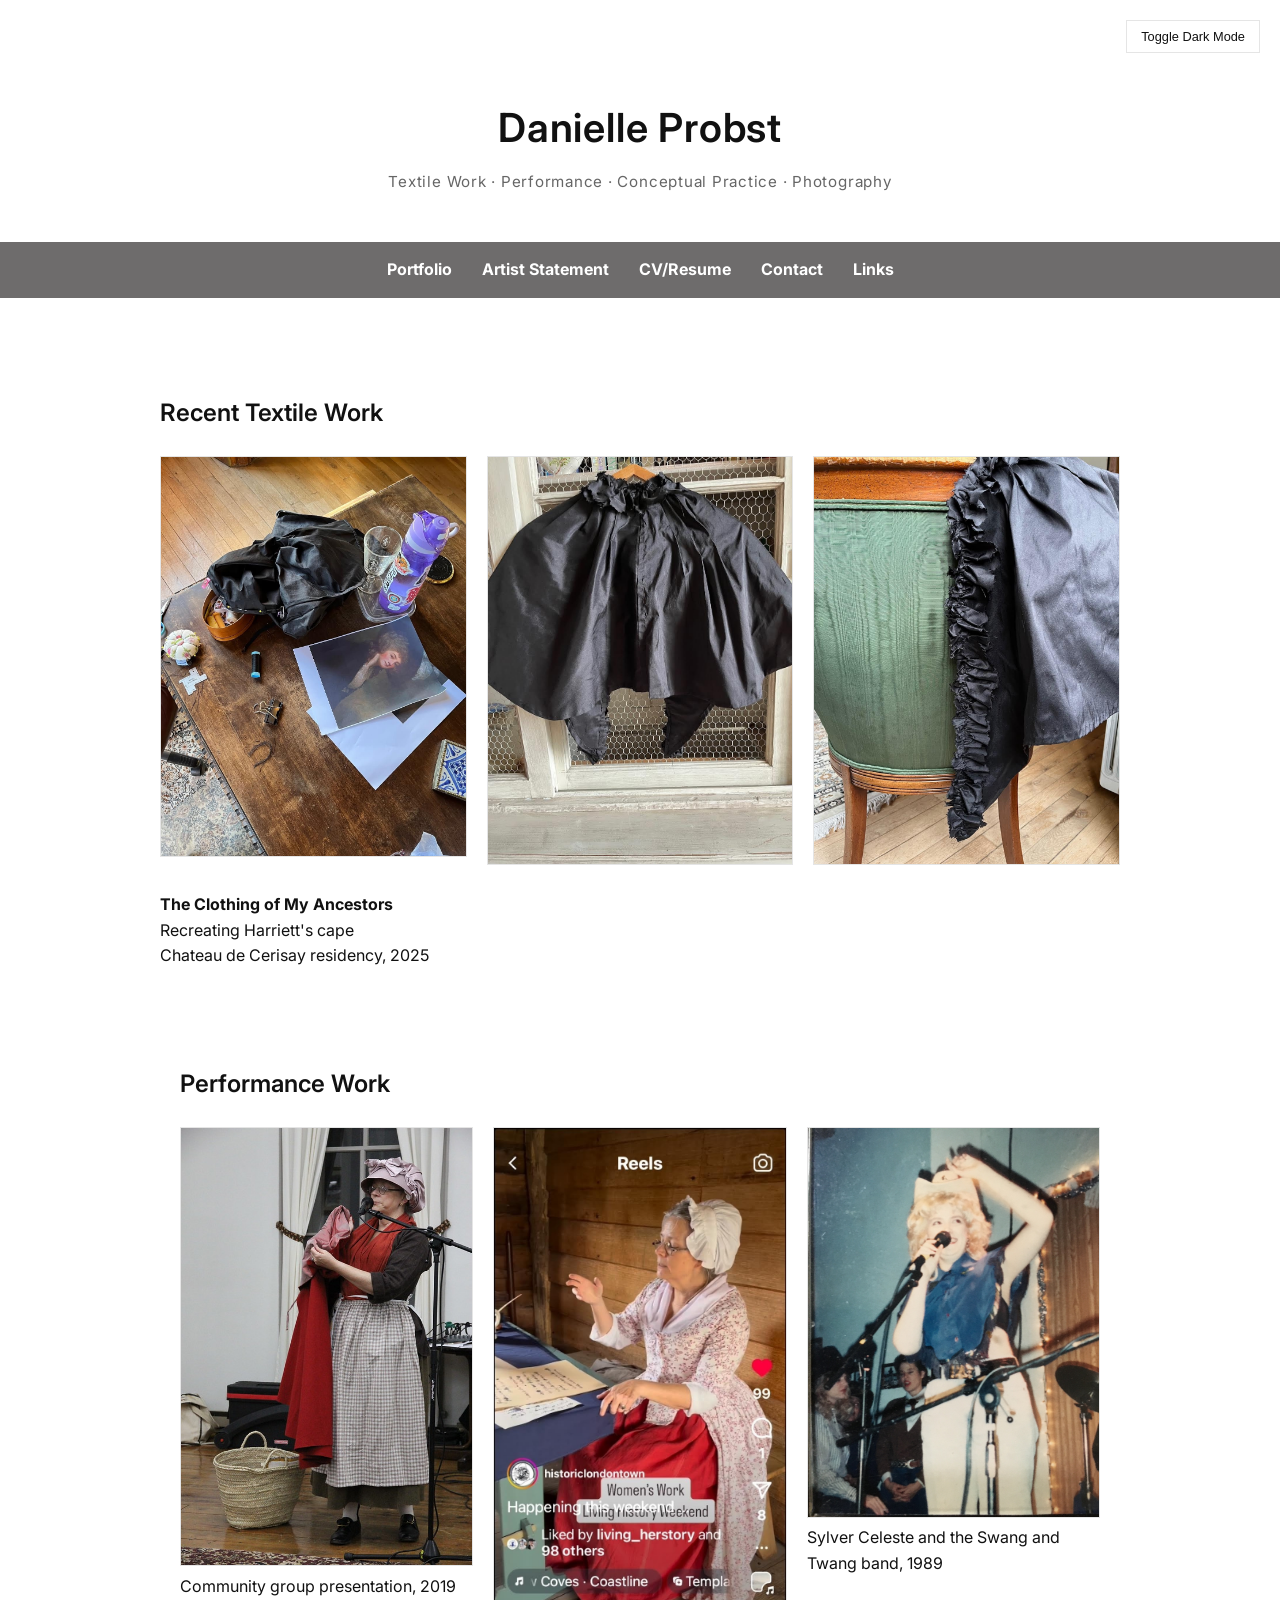
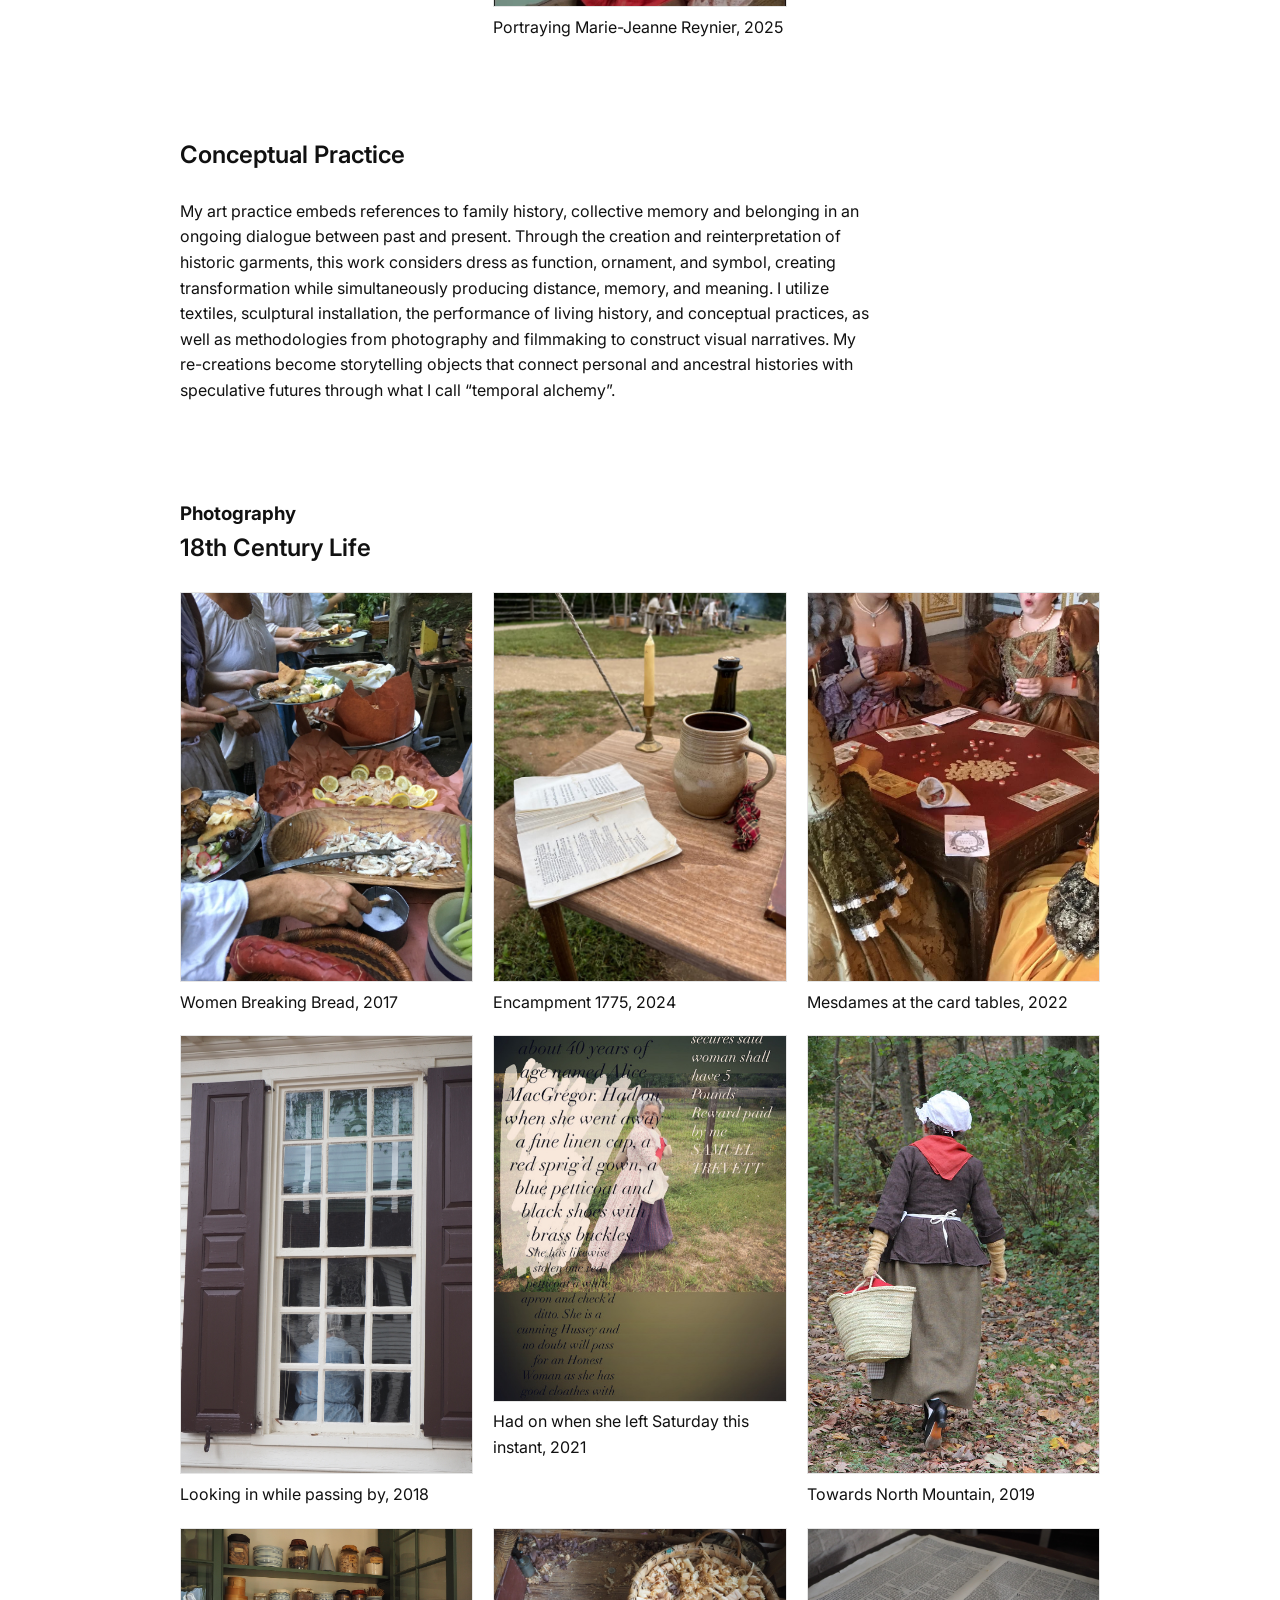
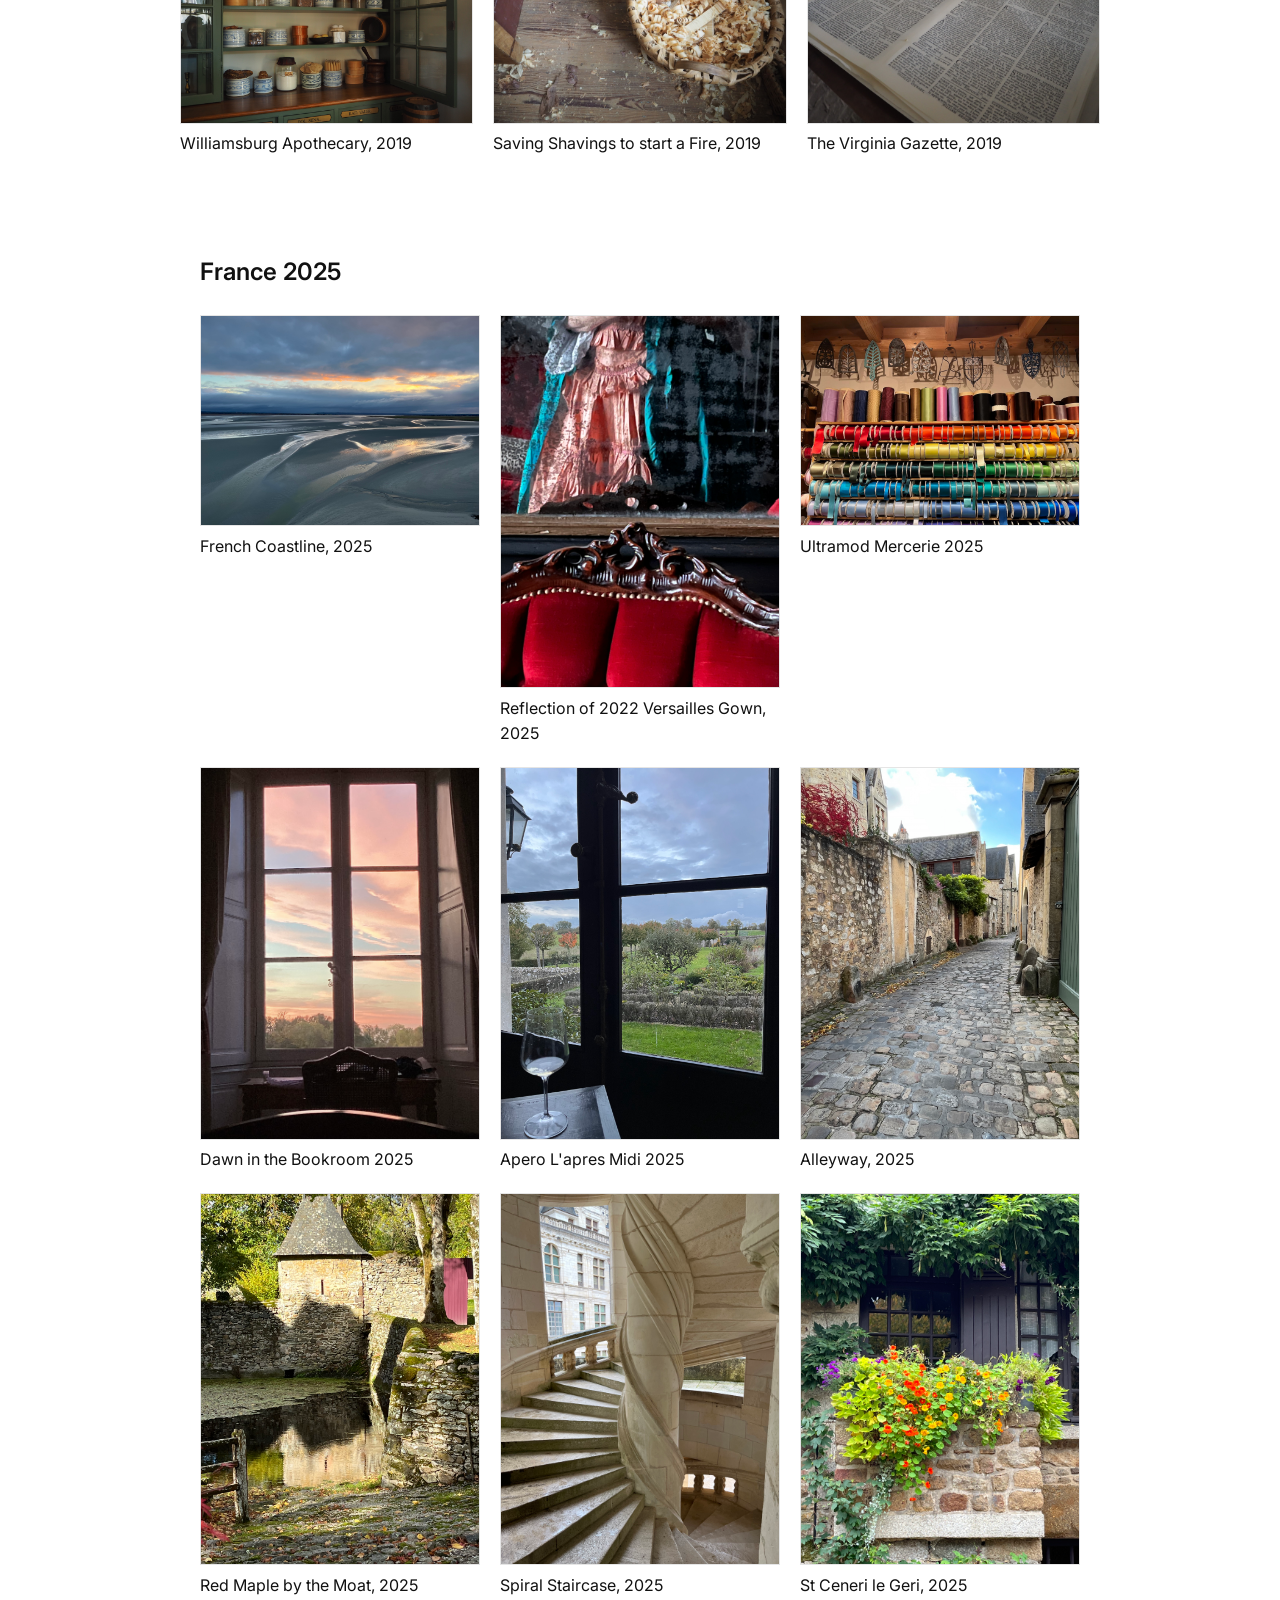
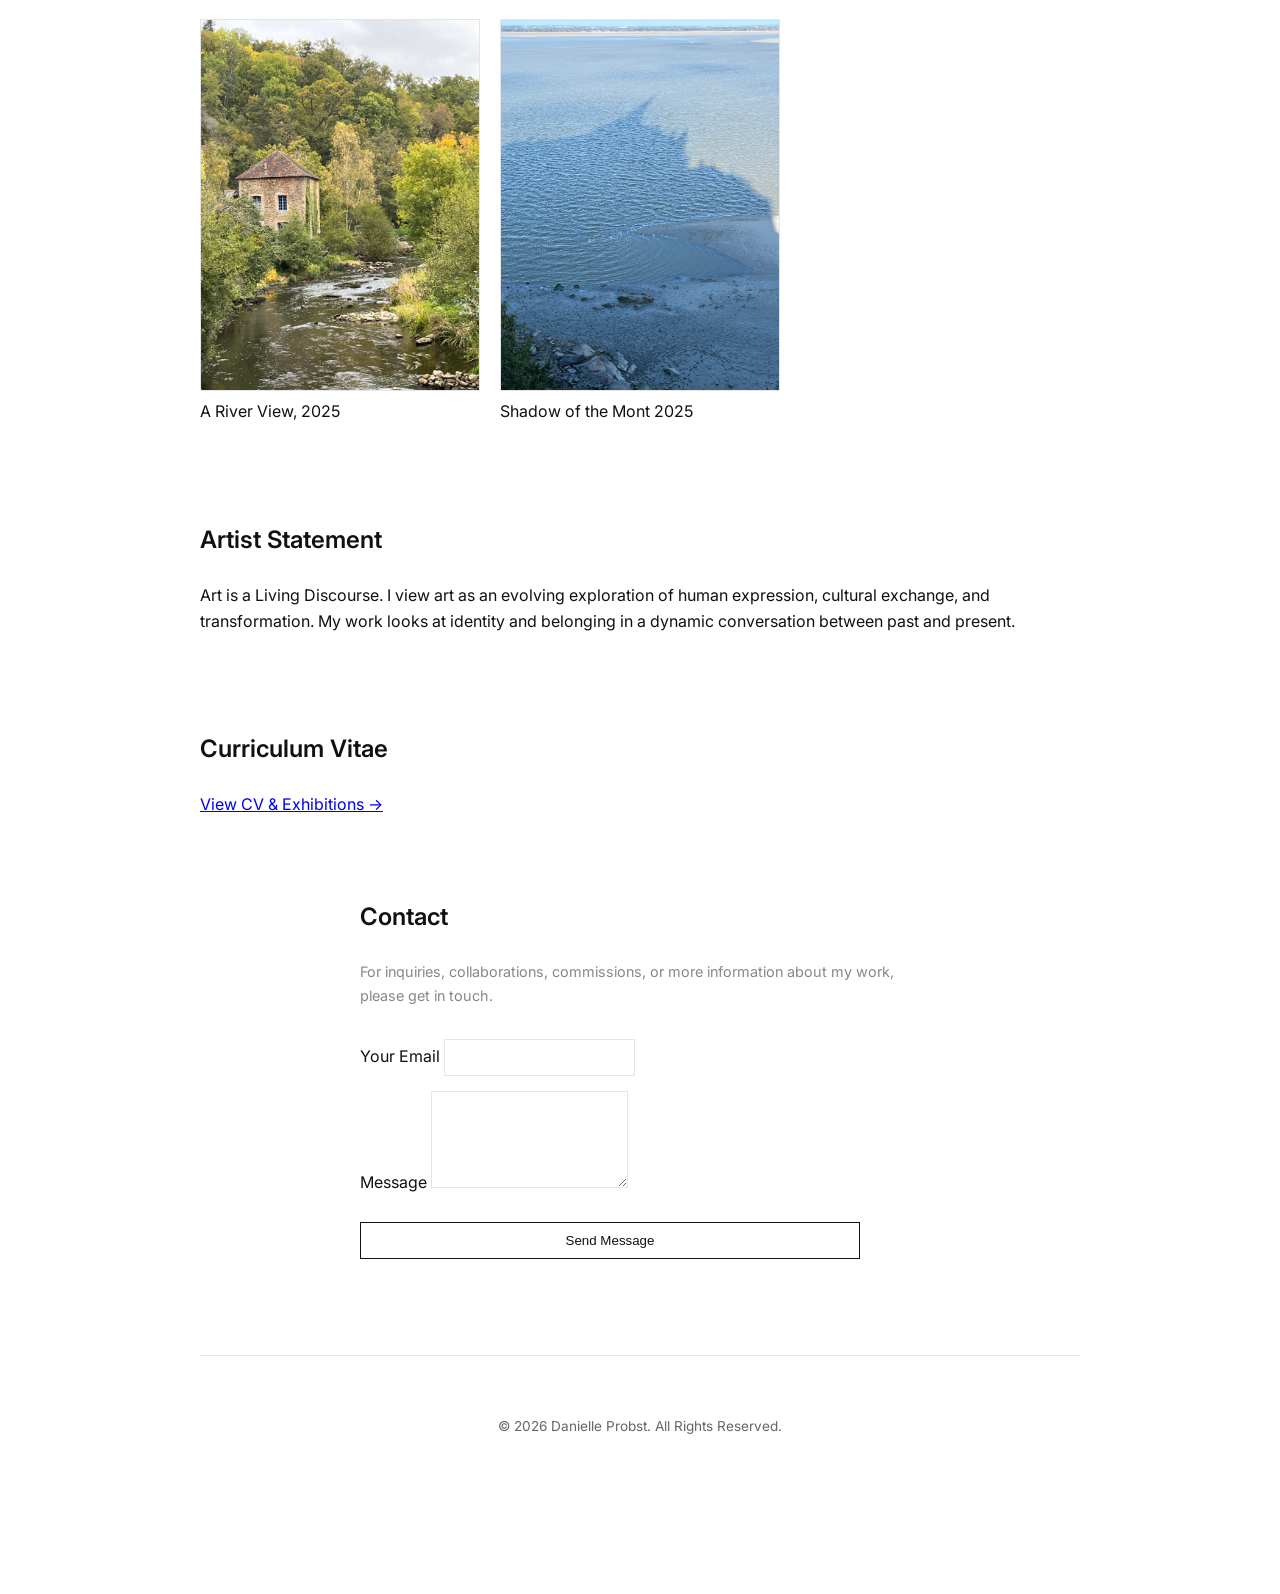
<file: index.html>
<!DOCTYPE html>
<html lang="en">
<head>
  <link rel="stylesheet" href="styles.css">
<meta charset="UTF-8">
<meta name="viewport" content="width=device-width, initial-scale=1.0">
<title>Danielle Probst – Artist Portfolio</title>

<link href="https://fonts.googleapis.com/css2?family=Inter:wght@300;400;600&display=swap" rel="stylesheet">

</head>

<body>

<button class="toggle" onclick="toggleDark()">Toggle Dark Mode</button>

<header>
  <h1>Danielle Probst</h1>
  <p class="subtitle">Textile Work · Performance · Conceptual Practice · Photography</p>
</header>
<nav>
  <ul class="nav-menu">
    <li><a href="#textile-work">Portfolio</a></li>
    <li><a href="#statement">Artist Statement</a></li>
    <li><a href="#cv">CV/Resume</a></li>
    <li><a href="#contact">Contact</a></li>
   <li><a href="links.html">Links</a></li>
  </ul>
</nav>


<section id="textile-work">
  <h2>Recent Textile Work</h2>
<div class="grid">

  <div>
    <img src="images/cape_progress.jpg"
         alt="Photograph documenting a fabric performance piece where an artist interacts with draped textiles in an open studio; figure partially visible; environment is intimate and introspective"
         onclick="openLightbox(this.src)">
</div> 
<div>
 <img src="images/cape_back.jpg"
         alt="Back view of a handmade textile cape on a dress form showing layered panels and visible hand-stitched seams; neutral gallery wall in the background; conveys quiet, tactile craftsmanship and a contemplative mood"
         onclick="openLightbox(this.src)">
</div> 
<div>
    <img src="images/cape_side.jpg"
         alt="Conceptual mixed-media textile work with layered fabric, thread and small assemblage elements arranged abstractly on wall; gallery setting with muted lighting; evokes curiosity and quiet reflection"
         onclick="openLightbox(this.src)">
</div> 
 <p class="caption">
<strong>The Clothing of My Ancestors</strong><br>
Recreating Harriett's cape <br> Chateau de Cerisay residency, 2025
</p>
 </div>
</section><section> 
<section id="performance-work">
  <h2>Performance Work</h2>

  <div class="grid">
    <div>
      <img src="images/Demo_2019.jpg" onclick="openLightbox(this.src)">
      <p class="caption">Community group presentation, 2019</p>
    </div>

    <div>
      <img src="images/education_18th_cent.jpg" onclick="openLightbox(this.src)">
      <p class="caption">Portraying Marie-Jeanne Reynier, 2025</p>
    </div>
  <div>
  <img src="images/sylver_at_judys.jpg" onclick="openLightbox(this.src)">
  <p class="caption">Sylver Celeste and the Swang and Twang band, 1989 </p>
    </div>
  </div>
</section>
<section id="conceptual-practice">
  <h2>Conceptual Practice</h2>
  <div class="text-block">
  <p>
    
My art practice embeds references to family history, collective memory and belonging in an ongoing dialogue between past and present.
Through the creation and reinterpretation of historic garments, this work considers dress as function, ornament, and symbol, creating transformation while simultaneously producing distance, memory, and meaning. 
I utilize textiles, sculptural installation, the performance of living history, and conceptual practices, as well as methodologies from photography and filmmaking to construct visual narratives. My re-creations become storytelling objects that connect personal and ancestral histories with speculative futures through what I call “temporal alchemy”.
</p> </div>
</section>
<section id=" Photography" >
  <h3>Photography</h3>
  <h2>18th Century Life</h2>
  <div class="grid">
    <div>
      <img src="images/CM_buffet_line.jpg" onclick="openLightbox(this.src)">
      <p class="caption">Women Breaking Bread, 2017</p>
    </div>
    
    <div>
      <img src="images/encampment_2025.jpg" onclick="openLightbox(this.src)">
      <p class="caption">Encampment 1775, 2024</p>
    </div>

    <div>
      <img src="images/fetes_gamblers_2022.jpg" onclick="openLightbox(this.src)">
      <p class="caption">Mesdames at the card tables, 2022</p>
    </div>
   <div>
      <img src="images/Tavern_window.jpg" onclick="openLightbox(this.src)">
      <p class="caption">Looking in while passing by, 2018</p>
    </div>
<div>
      <img src="images/Runaway_Ad.jpg" onclick="openLightbox(this.src)">
      <p class="caption">Had on when she left Saturday this instant, 2021</p>
    </div>
   <div>
      <img src="images/walk away.jpg" onclick="openLightbox(this.src)">
      <p class="caption">Towards North Mountain, 2019</p>
  </div>
  <div>
      <img src="images/CW_apothecary.jpg" onclick="openLightbox(this.src)">
      <p class="caption">Williamsburg Apothecary, 2019</p>
    </div>
    <div>
      <img src="images/wood_shavings.jpg" onclick="openLightbox(this.src)">
      <p class="caption">Saving Shavings to start a Fire, 2019</p>
    </div>
    <div>
      <img src="images/VA_gazette.jpg" onclick="openLightbox(this.src)">
      <p class="caption">The Virginia Gazette, 2019</p>
    </div>

  </div>
<section>
  <h2>France 2025</h2>

  <div class="grid">

    <div>
      <img src="images/French_Coastline_from_MSM.jpg" onclick="openLightbox(this.src)">
      <p class="caption">French Coastline, 2025</p>
    </div>

    <div>
      <img src="images/History_mirror_cerisay.jpg" onclick="openLightbox(this.src)">
      <p class="caption">Reflection of 2022 Versailles Gown, 2025</p>
    </div>
    
   <div>
      <img src="images/rainbow_ribbons.jpg" onclick="openLightbox(this.src)">
       <p class="caption">Ultramod Mercerie 2025</p>
    </div>
   
    <div>
      <img src="images/Dawn_bookroom_cerisay.jpg" onclick="openLightbox(this.src)">
      <p class="caption">Dawn in the Bookroom 2025</p>
    </div> 

    <div>
      <img src="images/Back_garden_cerisay.jpg" onclick="openLightbox(this.src)">
      <p class="caption">Apero L'apres Midi 2025</p>
    </div>

   
    <div>
      <img src="images/Alleyway_LeMans.jpg" onclick="openLightbox(this.src)">
      <p class="caption">Alleyway, 2025</p>
    </div>

    <div>
      <img src="images/Moat_Maple_cerisay.jpg" onclick="openLightbox(this.src)">
      <p class="caption">Red Maple by the Moat, 2025</p>
    </div>

    <div>
      <img src="images/spiral_staircase.jpg" onclick="openLightbox(this.src)">
      <p class="caption">Spiral Staircase, 2025</p>
    </div>

    <div>
      <img src="images/wall_cascading_flowers.jpg" onclick="openLightbox(this.src)">
      <p class="caption">St Ceneri le Geri, 2025</p>
    </div>

    <div>
      <img src="images/stone_house_river_view.jpg" onclick="openLightbox(this.src)">
      <p class="caption">A River View, 2025</p>
    </div> 
   
    <div>
      <img src="images/Mont_San_michele_shadow.jpg" onclick="openLightbox(this.src)">
      <p class="caption">Shadow of the Mont 2025</p>
    </div>

  </div>
</section>
<section id="statement">
  <h2>Artist Statement</h2>
 Art is a Living Discourse. I view art as an evolving exploration of human expression, cultural exchange, and transformation. My work looks at identity and belonging in a dynamic conversation between past and present.

</section>

<section id="cv">
  <h2>Curriculum Vitae</h2>
  <a href="links.html" class="nav-back">View CV & Exhibitions →</a>

<section id="contact">
  <h2>Contact</h2>

  <p class="contact-intro">
    For inquiries, collaborations, commissions, or more information about my work, please get in touch.
  </p>

  <form id="contact-form" action="https://formspree.io/f/xykddzqz" method="POST">
    <label>
      Your Email
      <input type="email" name="email" required>
    </label>

    <label>
      Message
      <textarea name="message" rows="5" required></textarea>
    </label>

    <input type="text" name="_gotcha" style="display:none">

    <button type="submit" class="contact-button">Send Message</button>

  </form>
  <p id="form-success" style="display:none; margin-top:16px;">
  Thank you — your message has been sent.
</p>
</section>

<div class="lightbox" id="lightbox">
  <span onclick="closeLightbox()">&times;</span>
  <img id="lightbox-img">
</div>

<footer>
  © 2026 Danielle Probst. All Rights Reserved.
</footer>

<script>

</body>
</html>
</file>
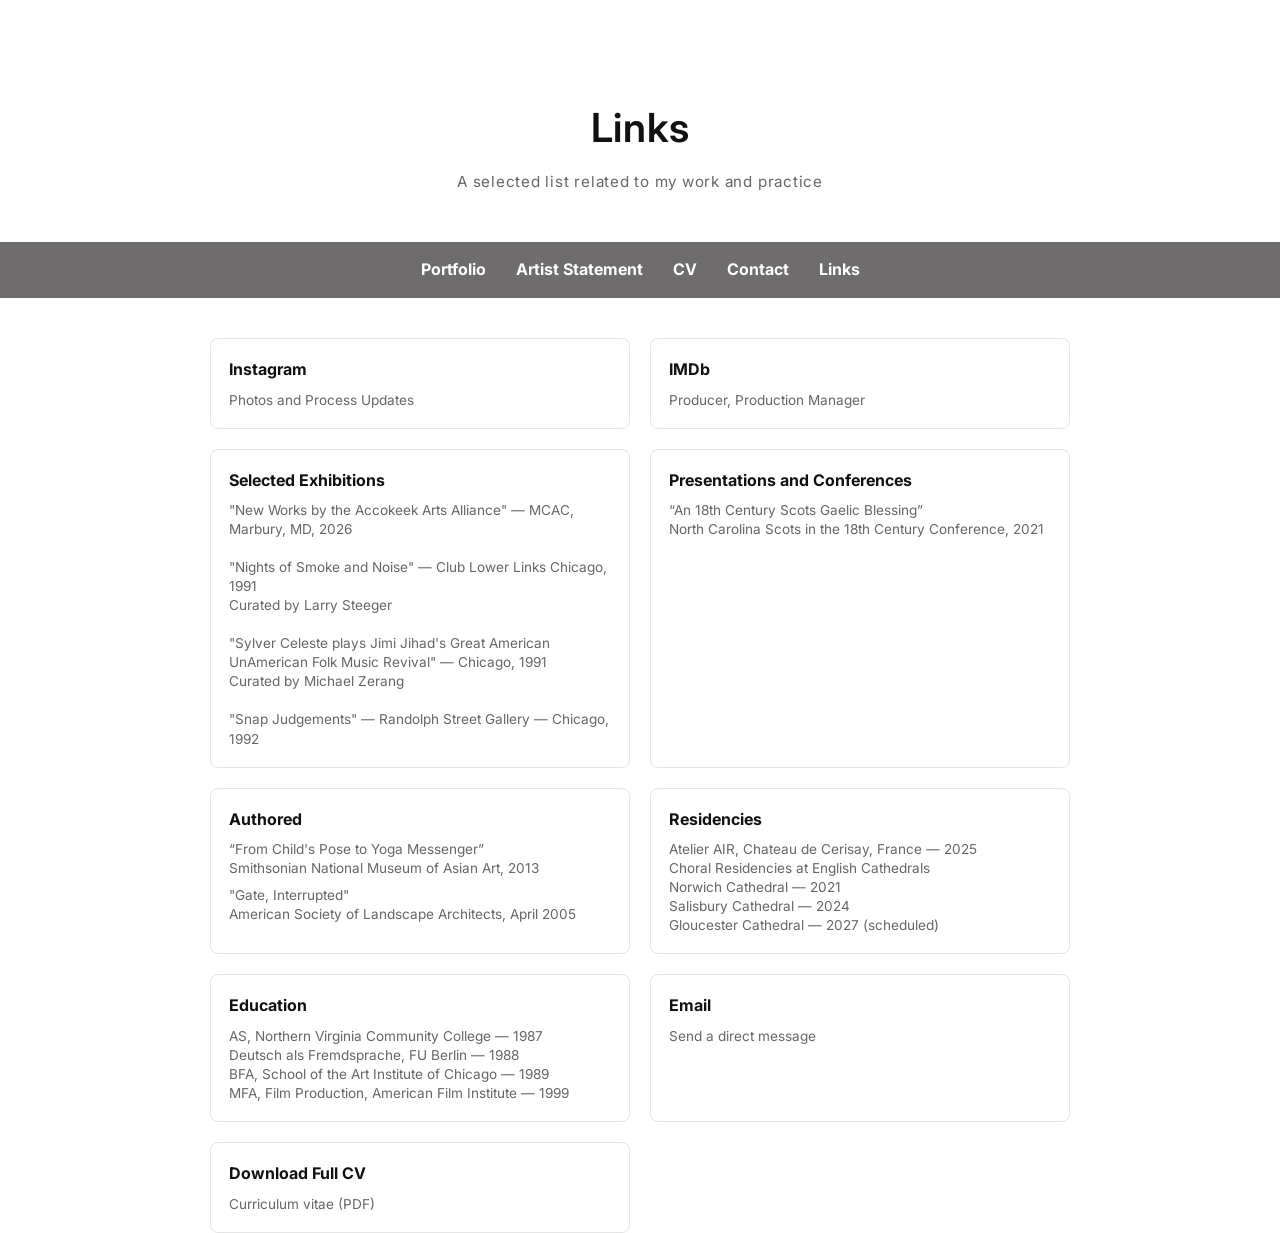
<file: links.html>
<!DOCTYPE html>
<html lang="en">

<head>
  <meta charset="UTF-8">
  <meta name="viewport" content="width=device-width, initial-scale=1.0">
  <title>Links — Danielle Probst</title>

  <!-- Fonts -->
  <link href="https://fonts.googleapis.com/css2?family=Inter:wght@300;400;600&display=swap" rel="stylesheet">

  <!-- Main CSS -->
  <link rel="stylesheet" href="styles.css">
</head>

<body>

<header>
  <h1>Links</h1>
  <p class="subtitle">A selected list related to my work and practice</p>
</header>

<nav class="top-nav">
  <ul class="nav-menu">
    <li><a href="index.html#textile-work">Portfolio</a></li>
    <li><a href="index.html#statement">Artist Statement</a></li>
    <li><a href="index.html#cv">CV</a></li>
    <li><a href="index.html#contact">Contact</a></li>
    <li><a href="links.html" class="active">Links</a></li>
  </ul>
</nav>

<main>
  <section class="links">

    <a class="card" href="https://www.instagram.com/" target="_blank">
      <strong>Instagram</strong>
      <small>Photos and Process Updates</small>
    </a>

    <a class="card" href="https://www.imdb.com/name/nm0698238/" target="_blank" rel="noopener">
      <strong>IMDb</strong>
      <small>Producer, Production Manager</small>
    </a>

    <div class="card">
      <strong>Selected Exhibitions</strong>
      <small>
        "New Works by the Accokeek Arts Alliance" — MCAC, Marbury, MD, 2026<br><br>
        "Nights of Smoke and Noise" — Club Lower Links Chicago, 1991<br>
        Curated by Larry Steeger<br><br>
        "Sylver Celeste plays Jimi Jihad's Great American UnAmerican Folk Music Revival" — Chicago, 1991<br>
        Curated by Michael Zerang<br><br>
        "Snap Judgements" — Randolph Street Gallery — Chicago, 1992
      </small>
    </div>

    <div class="card">
      <strong>Presentations and Conferences</strong>
      <small>
        “An 18th Century Scots Gaelic Blessing”<br>
        North Carolina Scots in the 18th Century Conference, 2021
      </small>
    </div>

    <div class="card">
      <strong>Authored</strong>
      <small>
        “From Child's Pose to Yoga Messenger”<br>
        Smithsonian National Museum of Asian Art, 2013
      </small>
      <small>
        "Gate, Interrupted" <br> American Society of Landscape Architects, April 2005 <br>
      </small>
    </div>

    <div class="card">
      <strong>Residencies</strong>
      <small>
        Atelier AIR, Chateau de Cerisay, France — 2025<br>
        Choral Residencies at English Cathedrals<br>
        Norwich Cathedral — 2021<br>
        Salisbury Cathedral — 2024<br>
        Gloucester Cathedral — 2027 (scheduled)
      </small>
    </div>

    <div class="card">
      <strong>Education</strong>
      <small>
        AS, Northern Virginia Community College — 1987<br>
        Deutsch als Fremdsprache, FU Berlin — 1988<br>
        BFA, School of the Art Institute of Chicago — 1989<br>
        MFA, Film Production, American Film Institute — 1999
      </small>
    </div>

    <a class="card" href="mailto:hello@danielleprobst.com">
      <strong>Email</strong>
      <small>Send a direct message</small>
    </a>

    <a class="card" href="files/CV_Danielle_Probst.pdf" target="_blank">
      <strong>Download Full CV</strong>
      <small>Curriculum vitae (PDF)</small>
    </a>

  </section>
</main>

</body>
</html>
</file>
<file: styles.css>
:root {
  --bg: #ffffff;
  --text: #111111;
  --secondary: #666666;
  --border: #e5e5e5;
  --muted: #888888;
}
:root {
  --space-xs: 6px;
  --space-sm: 12px;
  --space-md: 24px;
  --space-lg: 48px;
  --space-xl: 96px;
}
body.dark {
  --bg: #0f0f10;
  --text: #f5f5f5;
  --secondary: #aaaaaa;
  --border: #222222;
  --muted: #777777;
}
* {
  margin: 0;
  padding: 0;
  box-sizing: border-box;
}

body {
  font-family: 'Inter', sans-serif;
  background: var(--bg);
  color: var(--text);
  transition: 0.3s ease;
  line-height: 1.6;
}

/* --- Header --- */
header {
  padding: 80px 20px 60px;
  text-align: center;
}
header {
  padding: var(--space-xl) 20px var(--space-lg);
}

h1 {
  font-weight: 600;
  font-size: 2.5rem;
  letter-spacing: 0.02em;
}

.subtitle {
  color: var(--secondary);
  margin-top: 10px;
  font-size: 0.95rem;
  letter-spacing: 0.05em;
}

/* --- Navigation --- */
nav {
  background-color: #6e6c6c;
  padding: 15px 0;
  position: sticky;
  top: 0;
  z-index: 100;
  margin-bottom: 40px;
}

.nav-menu {
  list-style: none;
  display: flex;
  justify-content: center;
  gap: 30px;
}

.nav-menu a {
  text-decoration: none;
  color: white;
  font-weight: bold;
}

.nav-menu a:hover {
  color: #f0c040;
}

/* --- Sections --- */
section {
  max-width: 1000px;
  margin: var(--space-xl) auto;
  padding: 0 20px;
}

.text-block {
  max-width: 700px;
}

.full-width {
  max-width: 1200px;
  margin: var(--space-xl) auto;
  padding: 0 20px;
  width: 100%;
}
section h2 {
  font-size: 1.5rem;
  font-weight: 600;
  margin-bottom: var(--space-md);
  text-align: left;
}
main {
  display: block;
}

section {
  display: block;
}
/* --- Grid --- */
.grid {
  display: grid;
  grid-template-columns: repeat(3, 1fr);
  gap: 20px;
}

.grid > div {
  width: 100%;
}

.grid img {
  width: 100%;
  height: auto;
  object-fit: cover;
  cursor: pointer;
  border: 1px solid var(--border);
  transition: 0.3s ease, opacity 0.3s ease;
}

.grid img:hover {
  opacity: 0.8;
}

/* --- Buttons --- */
button.toggle {
  position: fixed;
  top: 20px;
  right: 20px;
  padding: 8px 14px;
  border: 1px solid var(--border);
  background: none;
  color: var(--text);
  cursor: pointer;
  font-size: 0.8rem;
}

/* --- Lightbox --- */
.lightbox {
  display: none;
  position: fixed;
  top: 0;
  left: 0;
  width: 100%;
  height: 100%;
  background: rgba(0,0,0,0.9);
  justify-content: center;
  align-items: center;
  z-index: 1000;
}

.lightbox img {
  max-width: 90%;
  max-height: 90%;
}

.lightbox span {
  position: absolute;
  top: 20px;
  right: 30px;
  color: white;
  font-size: 30px;
  cursor: pointer;
}

/* --- Forms --- */
form {
  display: flex;
  flex-direction: column;
  gap: 15px;
  max-width: 500px;
}

input, textarea {
  padding: 10px;
  border: 1px solid var(--border);
  background: var(--bg);
  color: var(--text);
}

button.submit {
  padding: 10px;
  border: 1px solid var(--text);
  background: none;
  color: var(--text);
  cursor: pointer;
}

/* --- Contact --- */
#contact {
  margin-top: 80px;
  max-width: 600px;
}

.contact-intro {
  color: var(--muted);
  font-size: 0.9rem;
  margin-top: 8px;
  margin-bottom: 32px;
}

.contact-button {
  margin-top: 12px;
  padding: 10px 18px;
  border: 1px solid var(--text);
  background: transparent;
  color: var(--text);
  cursor: pointer;
}

.contact-button:hover {
  background: var(--text);
  color: #fff;
}

#form-success {
  color: var(--muted);
  font-size: 0.85rem;
  margin-top: 16px;
}

/* --- Footer --- */
footer {
  text-align: center;
  padding: 60px 20px;
  font-size: 0.85rem;
  color: var(--secondary);
  border-top: 1px solid var(--border);
}
/* --- Links Page --- */
.links {
  display: grid;
  gap: 20px;
  max-width: 900px;
  margin: 0 auto;
}

@media (min-width: 640px) {
  .links {
    grid-template-columns: repeat(2, 1fr);
  }
}

.card {
  display: block;
  padding: 18px;
  border: 1px solid var(--border);
  border-radius: 8px;
  text-decoration: none;
  color: var(--text);
  background: var(--bg);
  transition: transform 0.2s ease, box-shadow 0.2s ease;
}

.card:hover {
  transform: translateY(-4px);
  box-shadow: 0 6px 18px rgba(0,0,0,0.08);
}

.card small {
  display: block;
  color: var(--secondary);
  margin-top: 8px;
  font-size: 0.85rem;
  line-height: 1.4;
}
</file>
